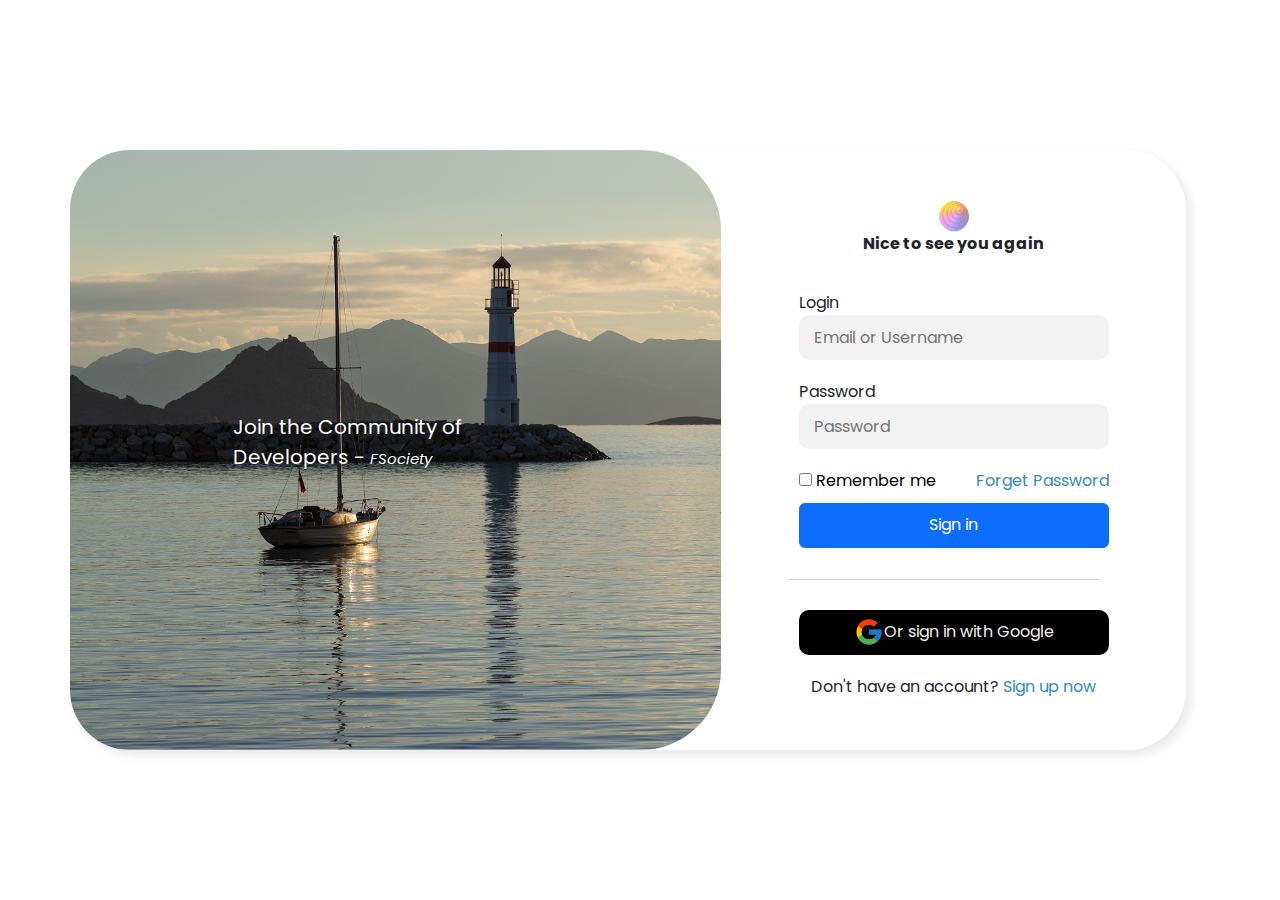
<file: challenge_1/login_page_2/content/index.html>
<!DOCTYPE html>
<html lang="en">
<head>
  <meta charset="UTF-8">
  <meta name="viewport" content="width=device-width, initial-scale=1.0">
  <title>Login | FSociety</title>

  <link rel="stylesheet" href="style.css">
  <link rel="stylesheet" href="../bootstrap/css/bootstrap.min.css">
</head>

<body>
  <div class="wrapper">
    <div class="container">
      <div class="row w-100 justify-content-center">
        <div class="col-md-7 side-image">
          <div class="text">
            <p>Join the Community of Developers - <i>FSociety</i></p>
          </div>
        </div>
       

        <div class="col-md-5 right">
          <div class="input-box">
            <header>
              <img src="../images/Avatar-UI-Unicorn-V2.png" alt="">
              <p>Nice to see you again</p>
            </header>
            <div class="input-field">
              <input type="text" class="input" id="email" required autocomplete="off" placeholder="Email or Username">
              <label for="email">Login</label>
            </div>

            <div class="input-field">
              <input type="password" class="input" id="password" required autocomplete="off" placeholder="Password">
              <label for="email">Password</label>
            </div>

            
            <div class="input-field checkbox">
              <div class="checkbox-container">
                <label><input type="checkbox" class="submit"> Remember me</label>
                <span>
                  <a href="#">Forget Password</a>
                </span>
              </div>
            </div>

            <button class="btn btn-primary">Sign in</button>

            <hr>
              <button class="google-sign"><img src="../images/google.png" alt=""> Or sign in with Google</button>

            <div class="signin">
              <span>Don't have an account? <a href="#">Sign up now</a></span>
            </div>
          </div>
        </div>
      </div>
    </div>
  </div>
  <script src="../bootstrap/js/bootstrap.min.js"></script>
</body>
</html>
</file>
<file: challenge_1/login_page_2/content/style.css>
@import url('https://fonts.googleapis.com/css2?family=Poppins:wght@200;300;400;500;600;700&display=swap');

/* Aplica a fonte Poppins para todo o site.*/
* {
  font-family: 'Poppins', sans-serif;
}

body {
  
}

.wrapper {
  height: 100vh;
  display: flex;
  justify-content: center;
  align-items: center;
}

.main {
  display: flex;
  justify-content: center;
  align-items: center;
  min-height: 100vh;
  
}

.side-image {
  background-image: url('../images/boat.png');
  background-position: center;
  background-size: cover;
  background-repeat: no-repeat;
  border-radius: 60px 80px 80px 60px;
  position: relative;
}

.row {
  max-width: 1200px;
  height: 600px;
  width: 100%;
  border-radius: 60px;
  padding: 0px;
  box-shadow: 5px 5px 10px 1px rgba(155, 155, 155, 0.2);
}

.right {
  display: flex;
  justify-content: center;
  align-items: center;
}

.input-box {
  width: 330px;
  box-sizing: border-box;
}

.input-box header {
  font-weight: 700;
  text-align: center;
  margin-bottom: 35px;
}

.input-field {
  display: flex;
  flex-direction: column-reverse;
  position: relative;
  padding: 0 10px 0 10px;
}

.input {
  height: 45px;
  width: 100%;
  background: #f2f2f2;
  border: none;
  border-radius: 10px;
  outline: none;
  margin-bottom: 20px;
  padding-left: 15px;
}

.btn {
  height: 45px;
  width: 100%;
  max-width: 310px;
  margin-left: 10px;
  margin-bottom: 15px;
}

.checkbox-container {
  display: flex;
  justify-content: space-between;
  align-items: center;
  width: 100%;
  text-decoration: none;
  transition: 0.3s;
  color: #000;
  margin-bottom: 10px;
}

.checkbox-container a:hover {
  text-decoration: none;
}

span a {
  text-decoration: none;
  color: #338bbe;
  transition: .5s;
}

span a:hover {
  text-decoration: none;
  color: #000;
}

img {
  position: relative;
  width: 30px;
}

i {
  font-weight: 400;
  font-size: 15px;
}

.text {
  position: absolute;
  top: 50%;
  left: 50%;
  transform: translate(-50%, -50%);
}

.text p {
  color: #fff;
  font-size: 20px;
}

.google-sign {
  display: flex;
  justify-content: center;
  align-items: center;
  margin-top: 30px;
  margin-left: 10px;
  width: 100%;
  max-width: 310px;
  border: none;
  outline: none;
  border-radius: 10px;
  height: 45px;
  background: #000;
  color: #f2f2f2;
}

.signin {
  margin-top: 20px;
  display: flex;
  justify-content: center;
  align-items: center;
}

hr {
  width: 100%;
  max-width: 310px;
  margin-left: 10px;
}
</file>
